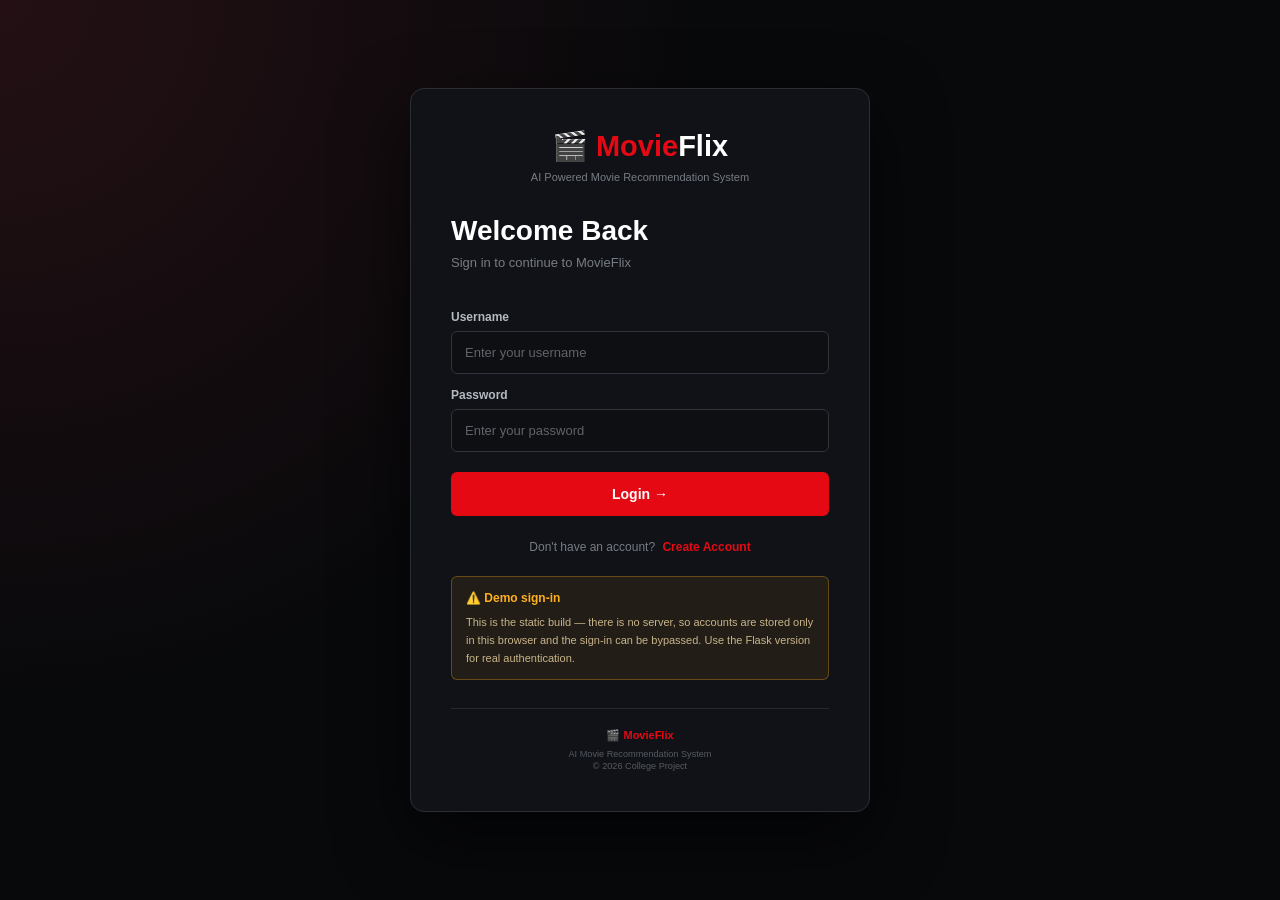
<file: docs/index.html>
<!DOCTYPE html>
<html lang="en">

<head>

    <meta charset="UTF-8">
    <meta name="viewport" content="width=device-width, initial-scale=1.0">

    <title>MovieFlix - AI Movie Recommendation System</title>

    <meta name="description"
          content="AI powered movie recommendation system using TF-IDF and cosine similarity.">

    <link rel="icon"
          href="data:image/svg+xml,<svg xmlns='http://www.w3.org/2000/svg' viewBox='0 0 100 100'><text y='.9em' font-size='90'>🎬</text></svg>">

    <link rel="stylesheet" href="style.css">

</head>


<body>


<!-- ============================================================
     AUTH SCREEN  (shown until the visitor "signs in")
     ============================================================ -->

<div id="authScreen" class="login-page" hidden>

    <div class="login-container">

        <div class="login-card">

            <div class="login-logo">🎬 <span>Movie</span>Flix</div>

            <p class="login-subtitle">AI Powered Movie Recommendation System</p>

            <h1 id="authTitle">Welcome Back</h1>

            <p class="login-text" id="authSubtitle">Sign in to continue to MovieFlix</p>

            <div id="authMessage" hidden></div>

            <form id="authForm" autocomplete="off">

                <label for="authUser">Username</label>
                <input type="text"
                       id="authUser"
                       placeholder="Enter your username"
                       minlength="3"
                       maxlength="20"
                       required>

                <label for="authPass">Password</label>
                <input type="password"
                       id="authPass"
                       placeholder="Enter your password"
                       minlength="4"
                       required>

                <div id="confirmRow" hidden>
                    <label for="authConfirm">Confirm Password</label>
                    <input type="password"
                           id="authConfirm"
                           placeholder="Re-enter your password"
                           minlength="4">
                </div>

                <button type="submit" class="login-button" id="authSubmit">Login →</button>

            </form>

            <div class="register-link">
                <span id="authSwitchText">Don't have an account?</span>
                <a href="#" id="authSwitch">Create Account</a>
            </div>

            <!-- Being upfront: this build has no server, so the sign-in is
                 only a demo. The Flask version does it properly. -->
            <div class="demo-note">
                <strong>⚠️ Demo sign-in</strong>
                This is the static build — there is no server, so accounts are
                stored only in this browser and the sign-in can be bypassed.
                Use the Flask version for real authentication.
            </div>

            <div class="login-footer">
                <p>🎬 MovieFlix</p>
                <small>AI Movie Recommendation System</small><br>
                <small>© 2026 College Project</small>
            </div>

        </div>

    </div>

</div>


<!-- ============================================================
     APP SHELL
     ============================================================ -->

<div id="appShell" hidden>

    <header class="topbar">

        <button class="menu-toggle" type="button" aria-label="Toggle menu"
                onclick="document.body.classList.toggle('sidebar-open')">☰</button>

        <a href="#/" class="brand">🎬 <span>Movie</span>Flix</a>

        <nav class="top-links">
            <a href="#/" data-nav="home">Home</a>
            <a href="#/trending" data-nav="trending">Trending</a>
            <a href="#/movies" data-nav="movies">Movies</a>
            <a href="#/genres" data-nav="genres">Genres</a>
        </nav>

        <form class="top-search" id="topSearch" role="search">
            <input type="text" id="topSearchInput"
                   placeholder="Search movies..." aria-label="Search movies" required>
            <button type="submit" aria-label="Search">🔍</button>
        </form>

        <div class="topbar-user">
            <span class="topbar-name" id="userLabel"></span>
            <a href="#" class="logout-btn" id="logoutLink">Logout</a>
            <a href="#/exit" class="exit-btn">Exit</a>
        </div>

    </header>


    <div class="main-layout">

        <div class="sidebar-backdrop"
             onclick="document.body.classList.remove('sidebar-open')"></div>

        <aside class="sidebar">
            <div class="sidebar-scroll">

                <div class="sidebar-title">MENU</div>

                <a href="#/" class="side-link" data-nav="home">🏠 <span>Home</span></a>
                <a href="#/trending" class="side-link" data-nav="trending">🔥 <span>Trending</span></a>
                <a href="#/movies" class="side-link" data-nav="movies">🎬 <span>Movies</span></a>
                <a href="#/genres" class="side-link" data-nav="genres">🎭 <span>Genres</span></a>

                <div class="sidebar-title sidebar-title-gap">TOP GENRES</div>
                <div class="sidebar-genres" id="sidebarGenres"></div>

                <div class="sidebar-title sidebar-title-gap">AI RECOMMENDER</div>

                <div class="ai-box">
                    <div class="ai-icon">🤖</div>
                    <h3>AI Recommendations</h3>
                    <p>
                        Open any movie and MovieFlix finds similar titles using
                        TF-IDF and cosine similarity.
                    </p>
                </div>

                <div class="sidebar-bottom">
                    <span>MovieFlix</span>
                    <small id="sidebarCount">College Project</small>
                </div>

            </div>
        </aside>

        <main class="content" id="view"></main>

    </div>

</div>


<script src="data.js"></script>
<script src="app.js"></script>

</body>

</html>
</file>
<file: docs/style.css>
/* =========================================================
   MOVIEFLIX  —  stylesheet
   ========================================================= */

:root {
    --bg:            #08090b;
    --surface:       #101216;
    --surface-2:     #17191e;
    --surface-3:     #1b1e23;
    --line:          #25282e;
    --line-2:        #30343b;
    --text:          #ffffff;
    --muted:         #92969d;
    --muted-2:       #70747b;
    --brand:         #e50914;
    --brand-dark:    #b20710;
    --gold:          #ffd21f;

    --topbar-h:      68px;
    --sidebar-w:     235px;
    --radius:        10px;
}

* {
    margin: 0;
    padding: 0;
    box-sizing: border-box;
}

html {
    scroll-behavior: smooth;
    /* anchor links must not hide under the sticky topbar */
    scroll-padding-top: calc(var(--topbar-h) + 20px);
}

body {
    font-family: "Segoe UI", Roboto, Arial, Helvetica, sans-serif;
    background: var(--bg);
    color: var(--text);
    -webkit-font-smoothing: antialiased;
}

img {
    max-width: 100%;
}

a {
    color: inherit;
}

/* The browser's own [hidden] rule comes from the UA stylesheet, which ANY
   author rule outranks - so `.login-page { display: flex }` would keep a
   hidden element on screen. This puts the attribute back in charge. */
[hidden] {
    display: none !important;
}


/* =========================================================
   TOP BAR
   ========================================================= */

.topbar {
    height: var(--topbar-h);
    background: var(--surface);
    border-bottom: 1px solid var(--line);

    display: flex;
    align-items: center;
    gap: 22px;

    padding: 0 22px;

    position: sticky;
    top: 0;
    z-index: 100;
}

.menu-toggle {
    display: none;
    background: var(--surface-3);
    border: 1px solid var(--line-2);
    color: var(--text);
    font-size: 17px;
    line-height: 1;
    padding: 9px 12px;
    border-radius: 6px;
    cursor: pointer;
}

.brand {
    font-size: 22px;
    font-weight: 800;
    text-decoration: none;
    white-space: nowrap;
}

.brand span {
    color: var(--brand);
}

.top-links {
    display: flex;
    gap: 24px;
}

.top-links a {
    color: var(--muted);
    text-decoration: none;
    font-size: 14px;
    font-weight: 600;
    transition: color .2s;
}

.top-links a:hover,
.top-links a.active {
    color: var(--text);
}

.top-search {
    margin-left: auto;
    display: flex;
    background: var(--surface-3);
    border: 1px solid #292d34;
    border-radius: 6px;
    overflow: hidden;
}

.top-search input {
    width: 180px;
    padding: 9px 13px;
    background: transparent;
    border: none;
    outline: none;
    color: var(--text);
    font-size: 13px;
}

.top-search input::placeholder {
    color: var(--muted-2);
}

.top-search button {
    border: none;
    background: transparent;
    color: #aaa;
    padding: 0 12px;
    cursor: pointer;
    font-size: 14px;
}

.top-search button:hover {
    color: var(--text);
}

.topbar-user {
    display: flex;
    align-items: center;
    gap: 12px;
}

.topbar-name {
    color: #aaa;
    font-size: 12px;
    max-width: 130px;
    overflow: hidden;
    text-overflow: ellipsis;
    white-space: nowrap;
}

.logout-btn {
    color: #ff5b63;
    text-decoration: none;
    font-size: 12px;
    font-weight: 700;
    white-space: nowrap;
}

.logout-btn:hover {
    color: var(--text);
}

.exit-btn {
    background: var(--brand);
    color: #fff;
    text-decoration: none;
    padding: 8px 13px;
    border-radius: 5px;
    font-size: 11px;
    font-weight: 700;
    white-space: nowrap;
    transition: background .2s;
}

.exit-btn:hover {
    background: var(--brand-dark);
}


/* =========================================================
   LAYOUT
   ========================================================= */

.main-layout {
    display: flex;
    align-items: flex-start;
    min-height: calc(100vh - var(--topbar-h));
}

.sidebar-backdrop {
    display: none;
}


/* =========================================================
   SIDEBAR
   ========================================================= */

.sidebar {
    width: var(--sidebar-w);
    flex: 0 0 var(--sidebar-w);

    background: var(--surface);
    border-right: 1px solid var(--line);

    position: sticky;
    top: var(--topbar-h);
    height: calc(100vh - var(--topbar-h));
}

.sidebar-scroll {
    height: 100%;
    overflow-y: auto;
    padding: 24px 15px 30px;
    display: flex;
    flex-direction: column;
}

.sidebar-scroll::-webkit-scrollbar {
    width: 6px;
}

.sidebar-scroll::-webkit-scrollbar-thumb {
    background: #2b2f36;
    border-radius: 3px;
}

.sidebar-title {
    color: #62666d;
    font-size: 10px;
    font-weight: 700;
    letter-spacing: 1.5px;
    padding: 0 12px 11px;
}

.sidebar-title-gap {
    margin-top: 26px;
}

.side-link {
    display: flex;
    align-items: center;
    gap: 12px;

    padding: 11px 13px;
    margin-bottom: 3px;
    border-radius: 6px;

    color: var(--muted);
    text-decoration: none;
    font-size: 13px;

    transition: background .2s, color .2s;
}

.side-link:hover {
    background: var(--surface-3);
    color: var(--text);
}

.side-link.active {
    background: var(--brand);
    color: #fff;
}

.sidebar-genres {
    display: flex;
    flex-wrap: wrap;
    gap: 6px;
    padding: 0 8px;
}

.ai-box {
    background: var(--surface-2);
    border: 1px solid #282b31;
    border-radius: 8px;
    padding: 16px;
    margin: 0 4px;
}

.ai-icon {
    font-size: 24px;
    margin-bottom: 9px;
}

.ai-box h3 {
    font-size: 13px;
    margin-bottom: 7px;
}

.ai-box p {
    color: #777c84;
    font-size: 11px;
    line-height: 1.6;
}

.sidebar-bottom {
    margin-top: auto;
    padding: 26px 12px 0;

    display: flex;
    flex-direction: column;

    color: var(--brand);
    font-size: 12px;
    font-weight: 700;
}

.sidebar-bottom small {
    color: #555960;
    font-weight: 400;
    margin-top: 4px;
}


/* =========================================================
   CONTENT
   ========================================================= */

.content {
    flex: 1;
    min-width: 0;          /* lets grids shrink instead of overflowing */
    padding: 28px;
    max-width: 1500px;
}


/* =========================================================
   HERO
   ========================================================= */

.hero {
    min-height: 300px;
    border-radius: 12px;
    border: 1px solid var(--line);

    background:
        linear-gradient(90deg,
            rgba(8, 9, 11, .98),
            rgba(8, 9, 11, .70),
            rgba(8, 9, 11, .25)),
        linear-gradient(135deg, #241016, #14171c);

    display: flex;
    align-items: center;

    padding: 42px;
    margin-bottom: 42px;
}

.hero-content {
    max-width: 660px;
}

.hero-badge {
    display: inline-block;
    background: rgba(229, 9, 20, .12);
    border: 1px solid rgba(229, 9, 20, .3);
    color: #ff4b54;

    padding: 7px 12px;
    border-radius: 4px;

    font-size: 10px;
    font-weight: 700;
    letter-spacing: 1px;

    margin-bottom: 18px;
}

.hero h1 {
    font-size: clamp(32px, 5vw, 58px);
    line-height: 1.06;
    margin-bottom: 16px;
}

.hero h1 span {
    color: var(--brand);
}

.hero p {
    color: #9b9fa5;
    font-size: 15px;
    line-height: 1.7;
    margin-bottom: 24px;
}

.hero p strong {
    color: #fff;
}

.big-search {
    display: flex;
    max-width: 570px;

    background: #111318;
    border: 1px solid var(--line-2);
    border-radius: 7px;
    overflow: hidden;
}

.big-search input {
    flex: 1;
    min-width: 0;
    background: transparent;
    border: none;
    outline: none;
    color: var(--text);
    padding: 15px 17px;
    font-size: 14px;
}

.big-search input::placeholder {
    color: #656970;
}

.big-search button {
    background: var(--brand);
    color: #fff;
    border: none;
    padding: 0 24px;
    font-weight: 700;
    font-size: 13px;
    cursor: pointer;
    white-space: nowrap;
    transition: background .2s;
}

.big-search button:hover {
    background: var(--brand-dark);
}


/* =========================================================
   SECTION HEADINGS
   ========================================================= */

.movie-section,
.genre-section {
    margin-bottom: 46px;
}

.section-heading {
    display: flex;
    align-items: flex-end;
    justify-content: space-between;
    gap: 16px;
    margin-bottom: 20px;
}

.small-title {
    display: block;
    color: var(--brand);
    font-size: 9px;
    letter-spacing: 2px;
    font-weight: 700;
}

.section-heading h2 {
    font-size: 23px;
    margin-top: 5px;
}

.view-all {
    color: var(--muted-2);
    font-size: 12px;
    text-decoration: none;
    white-space: nowrap;
}

.view-all:hover {
    color: var(--brand);
}


/* =========================================================
   MOVIE GRID + CARD
   ========================================================= */

.movie-grid {
    display: grid;
    grid-template-columns: repeat(auto-fill, minmax(185px, 1fr));
    gap: 20px;
}

.movie-card {
    background: #111318;
    border: 1px solid #24272d;
    border-radius: var(--radius);
    overflow: hidden;

    display: flex;
    flex-direction: column;

    transition: transform .25s, border-color .25s, box-shadow .25s;
}

.movie-card:hover {
    transform: translateY(-6px);
    border-color: var(--brand);
    box-shadow: 0 15px 35px rgba(0, 0, 0, .45);
}

/* poster is the link; everything inside stacks on top of the fallback */
.poster {
    position: relative;
    display: block;
    aspect-ratio: 2 / 3;
    background: #202329;
    overflow: hidden;
    text-decoration: none;
}

.poster img {
    position: absolute;
    inset: 0;
    width: 100%;
    height: 100%;
    object-fit: cover;
    z-index: 2;
    transition: transform .4s;
}

.movie-card:hover .poster img {
    transform: scale(1.07);
}

/* Sits underneath the image, so it shows automatically whenever the
   poster is missing or fails to load. */
.poster-fallback {
    position: absolute;
    inset: 0;
    z-index: 1;

    display: flex;
    flex-direction: column;
    align-items: center;
    justify-content: center;
    text-align: center;

    padding: 18px;
    background: radial-gradient(circle at center, #2b2f38, #14161a 72%);
}

.fallback-icon {
    font-size: 46px;
    margin-bottom: 12px;
}

.poster-fallback strong {
    color: #fff;
    font-size: 14px;
    line-height: 1.4;
}

.fallback-tag {
    color: var(--brand);
    font-size: 9px;
    font-weight: 700;
    letter-spacing: 1.5px;
    margin-top: 8px;
}

.poster-overlay {
    position: absolute;
    inset: 0;
    z-index: 3;

    display: flex;
    align-items: center;
    justify-content: center;

    background: rgba(0, 0, 0, .55);
    opacity: 0;
    transition: opacity .25s;
}

.movie-card:hover .poster-overlay {
    opacity: 1;
}

.play-btn {
    width: 50px;
    height: 50px;
    border-radius: 50%;
    background: var(--brand);
    color: #fff;
    font-size: 18px;

    display: flex;
    align-items: center;
    justify-content: center;

    box-shadow: 0 8px 25px rgba(229, 9, 20, .4);
}

.rating {
    position: absolute;
    top: 9px;
    right: 9px;
    z-index: 4;

    background: rgba(8, 9, 11, .88);
    color: var(--gold);
    padding: 5px 8px;
    border-radius: 4px;
    font-size: 11px;
    font-weight: 700;
}

.ai-label {
    position: absolute;
    left: 9px;
    bottom: 9px;
    z-index: 4;

    background: var(--brand);
    color: #fff;
    padding: 5px 8px;
    border-radius: 4px;
    font-size: 9px;
    font-weight: 700;
    letter-spacing: .5px;
}

.movie-info {
    padding: 14px;
    display: flex;
    flex-direction: column;
    flex: 1;
}

.movie-info h3 {
    font-size: 14px;
    line-height: 1.35;
    margin-bottom: 7px;

    /* two lines max, then ellipsis — keeps every card the same height */
    display: -webkit-box;
    -webkit-line-clamp: 2;
    line-clamp: 2;
    -webkit-box-orient: vertical;
    overflow: hidden;
}

.movie-genre {
    color: #777c84;
    font-size: 11px;
    line-height: 1.5;
    margin-bottom: 13px;

    display: -webkit-box;
    -webkit-line-clamp: 1;
    line-clamp: 1;
    -webkit-box-orient: vertical;
    overflow: hidden;
}

.card-bottom {
    margin-top: auto;
    display: flex;
    justify-content: space-between;
    align-items: center;
    gap: 8px;

    color: #777c84;
    font-size: 11px;
}

.details-link {
    color: #999;
    text-decoration: none;
    font-size: 11px;
    white-space: nowrap;
}

.details-link:hover {
    color: var(--brand);
}


/* =========================================================
   GENRES
   ========================================================= */

.genre-grid {
    display: grid;
    grid-template-columns: repeat(auto-fill, minmax(120px, 1fr));
    gap: 12px;
}

.genre-card {
    background: #111318;
    border: 1px solid var(--line);
    border-radius: 7px;
    padding: 20px 10px;
    text-align: center;
    text-decoration: none;
    transition: transform .2s, border-color .2s;
}

.genre-card:hover {
    border-color: var(--brand);
    transform: translateY(-3px);
}

.genre-emoji {
    display: block;
    font-size: 22px;
}

.genre-name {
    display: block;
    color: #aaa;
    font-size: 11px;
    margin-top: 8px;
}

/* chips used in the sidebar and on the movies page */
.genre-chip {
    display: inline-block;
    background: var(--surface-3);
    border: 1px solid var(--line-2);
    color: #9aa0a8;

    padding: 6px 11px;
    border-radius: 20px;

    font-size: 11px;
    text-decoration: none;
    transition: .2s;
}

.genre-chip:hover {
    border-color: var(--brand);
    color: #fff;
}

.genre-chip.active {
    background: var(--brand);
    border-color: var(--brand);
    color: #fff;
}


/* =========================================================
   AI BANNER
   ========================================================= */

.ai-banner {
    background: linear-gradient(100deg, #211014, #14171b);
    border: 1px solid #352126;
    border-radius: var(--radius);
    padding: 28px;

    display: flex;
    align-items: center;
    justify-content: space-between;
    gap: 22px;

    margin-bottom: 46px;
}

.ai-banner span {
    color: var(--brand);
    font-size: 9px;
    font-weight: 700;
    letter-spacing: 1.5px;
}

.ai-banner h2 {
    margin: 8px 0;
    font-size: 23px;
}

.ai-banner p {
    color: #858990;
    font-size: 12px;
    line-height: 1.7;
    max-width: 640px;
}

.ai-banner a {
    background: var(--brand);
    color: #fff;
    text-decoration: none;
    padding: 12px 20px;
    border-radius: 5px;
    font-size: 12px;
    font-weight: 700;
    white-space: nowrap;
    transition: background .2s;
}

.ai-banner a:hover {
    background: var(--brand-dark);
}


/* =========================================================
   PAGE HEAD  (movies / search)
   ========================================================= */

.page-head {
    background: linear-gradient(100deg, var(--surface-2), var(--surface));
    border: 1px solid var(--line);
    border-radius: 12px;
    padding: 28px;
    margin-bottom: 30px;
}

.page-head h1 {
    font-size: clamp(24px, 3.5vw, 34px);
    margin: 12px 0 10px;
    line-height: 1.2;
}

.page-head h1 span {
    color: var(--brand);
}

.page-head > p {
    color: var(--muted);
    font-size: 14px;
}

.inline-search {
    display: flex;
    align-items: center;
    gap: 10px;
    flex-wrap: wrap;
    margin-top: 20px;
}

.inline-search input {
    flex: 1;
    min-width: 200px;
    background: #0b0c0f;
    border: 1px solid var(--line-2);
    border-radius: 6px;
    padding: 11px 14px;
    color: var(--text);
    outline: none;
    font-size: 13px;
}

.inline-search input::placeholder {
    color: #5f646b;
}

.inline-search input:focus {
    border-color: var(--brand);
}

.inline-search button {
    background: var(--brand);
    color: #fff;
    border: none;
    border-radius: 6px;
    padding: 11px 20px;
    font-size: 13px;
    font-weight: 700;
    cursor: pointer;
}

.inline-search button:hover {
    background: var(--brand-dark);
}

.clear-filter {
    color: var(--muted);
    font-size: 12px;
    text-decoration: none;
}

.clear-filter:hover {
    color: var(--brand);
}

.pill-row {
    display: flex;
    flex-wrap: wrap;
    gap: 7px;
    margin-top: 18px;
}

.count-pill {
    display: inline-block;
    margin-top: 18px;
    background: var(--surface-3);
    color: #aaa;
    padding: 8px 14px;
    border-radius: 20px;
    font-size: 13px;
}


/* =========================================================
   EMPTY STATE + INFO BOX
   ========================================================= */

.empty-state {
    text-align: center;
    background: #111318;
    border: 1px solid var(--line);
    border-radius: var(--radius);
    padding: 56px 24px;
}

.empty-icon {
    font-size: 50px;
    margin-bottom: 14px;
}

.empty-state h2 {
    margin-bottom: 10px;
    font-size: 22px;
}

.empty-state p {
    color: #777c84;
    margin-bottom: 24px;
    font-size: 14px;
}

.primary-btn {
    display: inline-block;
    background: var(--brand);
    color: #fff;
    text-decoration: none;
    padding: 12px 20px;
    border-radius: 6px;
    font-size: 13px;
    font-weight: 700;
    border: none;
    cursor: pointer;
    transition: background .2s;
}

.primary-btn:hover {
    background: var(--brand-dark);
}

.secondary-btn {
    display: inline-block;
    background: #25282e;
    color: #fff;
    text-decoration: none;
    padding: 12px 20px;
    border-radius: 6px;
    font-size: 13px;
    font-weight: 700;
    border: none;
    cursor: pointer;
    transition: background .2s;
}

.secondary-btn:hover {
    background: #343840;
}

.info-box {
    margin-top: 34px;
    background: var(--surface-2);
    border: 1px solid #282b31;
    border-radius: var(--radius);
    padding: 24px;
}

.info-box h2 {
    color: var(--brand);
    font-size: 17px;
    margin-bottom: 10px;
}

.info-box p {
    color: var(--muted);
    line-height: 1.75;
    font-size: 13px;
}


/* =========================================================
   MOVIE DETAILS
   ========================================================= */

.back-link {
    display: inline-block;
    color: var(--muted);
    text-decoration: none;
    margin-bottom: 18px;
    font-size: 13px;
}

.back-link:hover {
    color: var(--brand);
}

.details-container {
    display: flex;
    gap: 32px;
    background: var(--surface);
    border: 1px solid var(--line);
    border-radius: 12px;
    padding: 28px;
}

.details-poster {
    position: relative;
    width: 270px;
    flex: 0 0 270px;
    aspect-ratio: 2 / 3;
    background: var(--surface-3);
    border-radius: var(--radius);
    overflow: hidden;
}

.details-poster img {
    position: absolute;
    inset: 0;
    width: 100%;
    height: 100%;
    object-fit: cover;
    z-index: 2;
}

.details-info {
    flex: 1;
    min-width: 0;
}

.rating-box {
    display: inline-block;
    color: var(--gold);
    background: var(--surface-3);
    padding: 8px 13px;
    border-radius: 6px;
    font-size: 13px;
    font-weight: 700;
}

.details-info h1 {
    font-size: clamp(26px, 4vw, 40px);
    line-height: 1.15;
    margin: 18px 0;
}

.meta-row {
    display: flex;
    gap: 9px;
    flex-wrap: wrap;
    margin-bottom: 22px;
}

.meta {
    background: #25282e;
    color: #aaa;
    padding: 7px 13px;
    border-radius: 20px;
    font-size: 12px;
    text-decoration: none;
}

a.meta:hover {
    background: var(--brand);
    color: #fff;
}

.description {
    color: var(--muted);
    line-height: 1.8;
    font-size: 15px;
    max-width: 750px;
}

.action-row {
    display: flex;
    gap: 12px;
    margin-top: 26px;
    flex-wrap: wrap;
}

.watch-btn {
    background: var(--brand);
    color: #fff;
    border: none;
    padding: 12px 20px;
    border-radius: 6px;
    font-size: 13px;
    font-weight: 700;
    cursor: pointer;
    transition: background .2s;
}

.watch-btn:hover {
    background: var(--brand-dark);
}


/* =========================================================
   TRAILER  (plays inline, never opens a new tab)
   ========================================================= */

.trailer-section {
    margin-top: 28px;
    background: var(--surface);
    border: 1px solid var(--line);
    border-radius: 12px;
    padding: 26px;
}

.trailer-section h2 {
    font-size: 19px;
    margin-bottom: 18px;
}

.trailer-box {
    position: relative;
    aspect-ratio: 16 / 9;
    max-height: 560px;
    background: #000;
    border-radius: var(--radius);
    overflow: hidden;
}

.trailer-box iframe {
    position: absolute;
    inset: 0;
    width: 100%;
    height: 100%;
    border: 0;
}

.trailer-poster {
    position: absolute;
    inset: 0;
    width: 100%;
    height: 100%;

    border: none;
    padding: 0;
    cursor: pointer;
    background: #0b0c0f;

    display: flex;
    flex-direction: column;
    align-items: center;
    justify-content: center;
    gap: 14px;
}

.trailer-poster img {
    position: absolute;
    inset: 0;
    width: 100%;
    height: 100%;
    object-fit: cover;
    opacity: .55;
    transition: opacity .25s, transform .4s;
}

.trailer-poster:hover img {
    opacity: .75;
    transform: scale(1.03);
}

.trailer-play {
    position: relative;
    z-index: 2;

    width: 76px;
    height: 76px;
    border-radius: 50%;
    background: var(--brand);
    color: #fff;
    font-size: 27px;

    display: flex;
    align-items: center;
    justify-content: center;

    box-shadow: 0 10px 34px rgba(229, 9, 20, .5);
    transition: transform .2s;
}

.trailer-poster:hover .trailer-play {
    transform: scale(1.08);
}

.trailer-caption {
    position: relative;
    z-index: 2;
    color: #fff;
    font-size: 13px;
    font-weight: 700;
    letter-spacing: .5px;
}

.trailer-note {
    color: var(--muted-2);
    font-size: 12px;
    margin-top: 12px;
}

.trailer-empty {
    display: flex;
    align-items: center;
    justify-content: center;
    text-align: center;
    background: #0b0c0f;
}

.trailer-icon {
    font-size: 52px;
    margin-bottom: 14px;
}

.trailer-empty h3 {
    font-size: 20px;
    margin-bottom: 8px;
}

.trailer-empty p {
    color: #777;
    font-size: 13px;
}

.similar-section {
    margin-top: 34px;
}


/* =========================================================
   SEARCH PAGE  —  matched movie strip
   ========================================================= */

.matched-strip {
    display: flex;
    gap: 26px;
    background: var(--surface);
    border: 1px solid var(--line);
    border-radius: 12px;
    padding: 24px;
    margin-bottom: 36px;
}

.matched-poster {
    position: relative;
    width: 170px;
    flex: 0 0 170px;
    aspect-ratio: 2 / 3;
    border-radius: 8px;
    overflow: hidden;
    background: var(--surface-3);
    text-decoration: none;
}

.matched-poster img {
    position: absolute;
    inset: 0;
    width: 100%;
    height: 100%;
    object-fit: cover;
    z-index: 2;
}

.matched-info {
    flex: 1;
    min-width: 0;
}

.matched-tag {
    color: var(--brand);
    font-size: 9px;
    font-weight: 700;
    letter-spacing: 2px;
}

.matched-info h2 {
    font-size: 27px;
    margin: 9px 0 14px;
    line-height: 1.2;
}

.matched-info .description {
    font-size: 14px;
    margin-bottom: 20px;
}


/* =========================================================
   SEARCH AGAIN
   ========================================================= */

.search-again {
    text-align: center;
    background: linear-gradient(135deg, #191115, #111318);
    border: 1px solid #302329;
    border-radius: var(--radius);
    padding: 34px;
    margin-top: 44px;
}

.search-again h2 {
    font-size: 21px;
    margin-bottom: 8px;
}

.search-again p {
    color: #777c84;
    font-size: 12px;
    margin-bottom: 20px;
}

.search-again form {
    display: flex;
    max-width: 500px;
    margin: auto;
    background: #0b0c0f;
    border: 1px solid var(--line-2);
    border-radius: 6px;
    overflow: hidden;
}

.search-again input {
    flex: 1;
    min-width: 0;
    background: transparent;
    border: none;
    outline: none;
    color: var(--text);
    padding: 13px;
    font-size: 13px;
}

.search-again input::placeholder {
    color: #5f646b;
}

.search-again button {
    background: var(--brand);
    border: none;
    color: #fff;
    padding: 0 22px;
    font-weight: 700;
    font-size: 13px;
    cursor: pointer;
    white-space: nowrap;
}

.search-again button:hover {
    background: var(--brand-dark);
}


/* =========================================================
   FOOTER
   ========================================================= */

footer {
    border-top: 1px solid #24272d;
    margin-top: 50px;
    padding: 28px 0 10px;
    text-align: center;
    color: #62666d;
}

.footer-brand {
    color: var(--brand);
    font-weight: 700;
    font-size: 17px;
    margin-bottom: 8px;
}

footer p {
    font-size: 12px;
    margin-bottom: 8px;
}

footer small {
    font-size: 10px;
    line-height: 1.8;
}


/* =========================================================
   LOGIN / REGISTER / EXIT / ERROR
   ========================================================= */

.login-page {
    min-height: 100vh;
    background: radial-gradient(circle at top left, #241014, #08090b 45%);

    display: flex;
    align-items: center;
    justify-content: center;

    padding: 30px;
}

.login-container {
    width: 100%;
    max-width: 460px;
}

.login-card {
    background: rgba(17, 19, 24, .97);
    border: 1px solid #2b2e35;
    border-radius: 14px;
    padding: 40px;
    box-shadow: 0 25px 70px rgba(0, 0, 0, .65);
    text-align: left;
}

.login-logo {
    text-align: center;
    font-size: 29px;
    font-weight: 800;
    margin-bottom: 8px;
    text-decoration: none;
    display: block;
}

.login-logo span {
    color: var(--brand);
}

.login-subtitle {
    text-align: center;
    color: #777c84;
    font-size: 11px;
    margin-bottom: 32px;
}

.login-card h1 {
    font-size: 28px;
    margin-bottom: 8px;
}

.login-text {
    color: #777c84;
    font-size: 13px;
    margin-bottom: 26px;
}

.login-card form {
    display: flex;
    flex-direction: column;
}

.login-card label {
    color: #b6bac1;
    font-size: 12px;
    font-weight: 600;
    margin-bottom: 7px;
    margin-top: 14px;
}

.login-card input[type="text"],
.login-card input[type="password"] {
    width: 100%;
    background: #0d0f12;
    border: 1px solid var(--line-2);
    border-radius: 6px;
    padding: 13px;
    color: var(--text);
    outline: none;
    font-size: 13px;
}

.login-card input:focus {
    border-color: var(--brand);
    box-shadow: 0 0 0 2px rgba(229, 9, 20, .12);
}

.login-card input::placeholder {
    color: #5f646b;
}

.login-options {
    display: flex;
    align-items: center;
    justify-content: space-between;
    margin: 18px 0 0;
    color: #777c84;
    font-size: 11px;
}

.remember {
    display: flex !important;
    align-items: center;
    gap: 6px;
    margin: 0 !important;
    color: #777c84 !important;
    cursor: pointer;
}

.remember input {
    accent-color: var(--brand);
}

.login-button {
    width: 100%;
    padding: 14px;
    background: var(--brand);
    border: none;
    border-radius: 6px;
    color: #fff;
    font-size: 14px;
    font-weight: 700;
    cursor: pointer;
    margin-top: 20px;
    transition: .25s;
}

.login-button:hover {
    background: var(--brand-dark);
    transform: translateY(-2px);
    box-shadow: 0 10px 25px rgba(229, 9, 20, .25);
}

.register-link {
    text-align: center;
    margin-top: 24px;
    color: #777c84;
    font-size: 12px;
}

.register-link a {
    color: var(--brand);
    text-decoration: none;
    font-weight: 700;
    margin-left: 4px;
}

.register-link a:hover {
    text-decoration: underline;
}

.login-error,
.login-success {
    padding: 11px;
    border-radius: 5px;
    font-size: 12px;
    margin-bottom: 4px;
    margin-top: 18px;
}

.login-error {
    background: rgba(229, 9, 20, .10);
    border: 1px solid rgba(229, 9, 20, .35);
    color: #ff5b63;
}

.login-success {
    background: rgba(40, 180, 100, .10);
    border: 1px solid rgba(40, 180, 100, .35);
    color: #55d98a;
}

.login-footer {
    border-top: 1px solid var(--line);
    margin-top: 28px;
    padding-top: 20px;
    text-align: center;
    color: #555a62;
    font-size: 11px;
}

.login-footer p {
    color: var(--brand);
    font-weight: 700;
    margin-bottom: 5px;
}

.exit-emoji {
    font-size: 56px;
    text-align: center;
    margin-bottom: 14px;
}

.exit-note {
    background: #0d0f12;
    border: 1px solid #292c32;
    border-radius: 8px;
    padding: 18px;
    margin: 24px 0;
}

.exit-note-title {
    color: var(--brand);
    font-size: 13px;
    font-weight: 700;
    margin-bottom: 8px;
}

.exit-note-body {
    color: #777c84;
    font-size: 12px;
    line-height: 1.6;
}

.error-code {
    font-size: 72px;
    font-weight: 800;
    color: var(--brand);
    text-align: center;
    line-height: 1;
    margin-bottom: 10px;
}


/* =========================================================
   RESPONSIVE
   ========================================================= */

@media (max-width: 1100px) {

    .top-links {
        gap: 18px;
    }

    .top-search input {
        width: 140px;
    }

}


@media (max-width: 950px) {

    .menu-toggle {
        display: block;
    }

    .top-links {
        display: none;
    }

    /* sidebar becomes an off-canvas drawer */
    .sidebar {
        position: fixed;
        top: var(--topbar-h);
        left: 0;
        z-index: 90;

        transform: translateX(-100%);
        transition: transform .25s ease;
        box-shadow: 0 0 40px rgba(0, 0, 0, .6);
    }

    body.sidebar-open .sidebar {
        transform: translateX(0);
    }

    body.sidebar-open .sidebar-backdrop {
        display: block;
        position: fixed;
        inset: var(--topbar-h) 0 0 0;
        z-index: 80;
        background: rgba(0, 0, 0, .55);
    }

    .content {
        padding: 20px;
    }

    .details-container {
        flex-direction: column;
        align-items: center;
    }

    .details-poster {
        width: 220px;
        flex-basis: auto;
    }

    .details-info {
        width: 100%;
    }

    .ai-banner {
        flex-direction: column;
        align-items: flex-start;
    }

}


@media (max-width: 700px) {

    .topbar {
        gap: 12px;
        padding: 0 14px;
    }

    .brand {
        font-size: 19px;
    }

    .topbar-name {
        display: none;
    }

    .top-search input {
        width: 110px;
    }

    .movie-grid {
        grid-template-columns: repeat(auto-fill, minmax(140px, 1fr));
        gap: 12px;
    }

    .hero {
        padding: 28px 20px;
        min-height: 0;
    }

    .big-search {
        flex-direction: column;
    }

    .big-search button {
        padding: 13px;
    }

    .page-head,
    .info-box,
    .trailer-section {
        padding: 20px;
    }

    .matched-strip {
        flex-direction: column;
        align-items: center;
        text-align: center;
    }

    .matched-strip .meta-row {
        justify-content: center;
    }

    .search-again form {
        flex-direction: column;
    }

    .search-again button {
        padding: 13px;
    }

    .login-card {
        padding: 26px 20px;
    }

}


@media (max-width: 480px) {

    .top-search {
        display: none;
    }

    .movie-grid {
        grid-template-columns: repeat(2, 1fr);
    }

    .genre-grid {
        grid-template-columns: repeat(3, 1fr);
    }

    .fallback-icon {
        font-size: 34px;
    }

    .poster-fallback strong {
        font-size: 12px;
    }

}


/* =========================================================
   STATIC BUILD ONLY  (docs/) — demo sign-in disclaimer
   ========================================================= */

.demo-note {
    margin-top: 22px;
    background: rgba(255, 176, 32, .08);
    border: 1px solid rgba(255, 176, 32, .3);
    border-radius: 6px;
    padding: 12px 14px;
    color: #c9b48a;
    font-size: 11px;
    line-height: 1.65;
}

.demo-note strong {
    display: block;
    color: #ffb020;
    margin-bottom: 4px;
    font-size: 12px;
}
</file>
